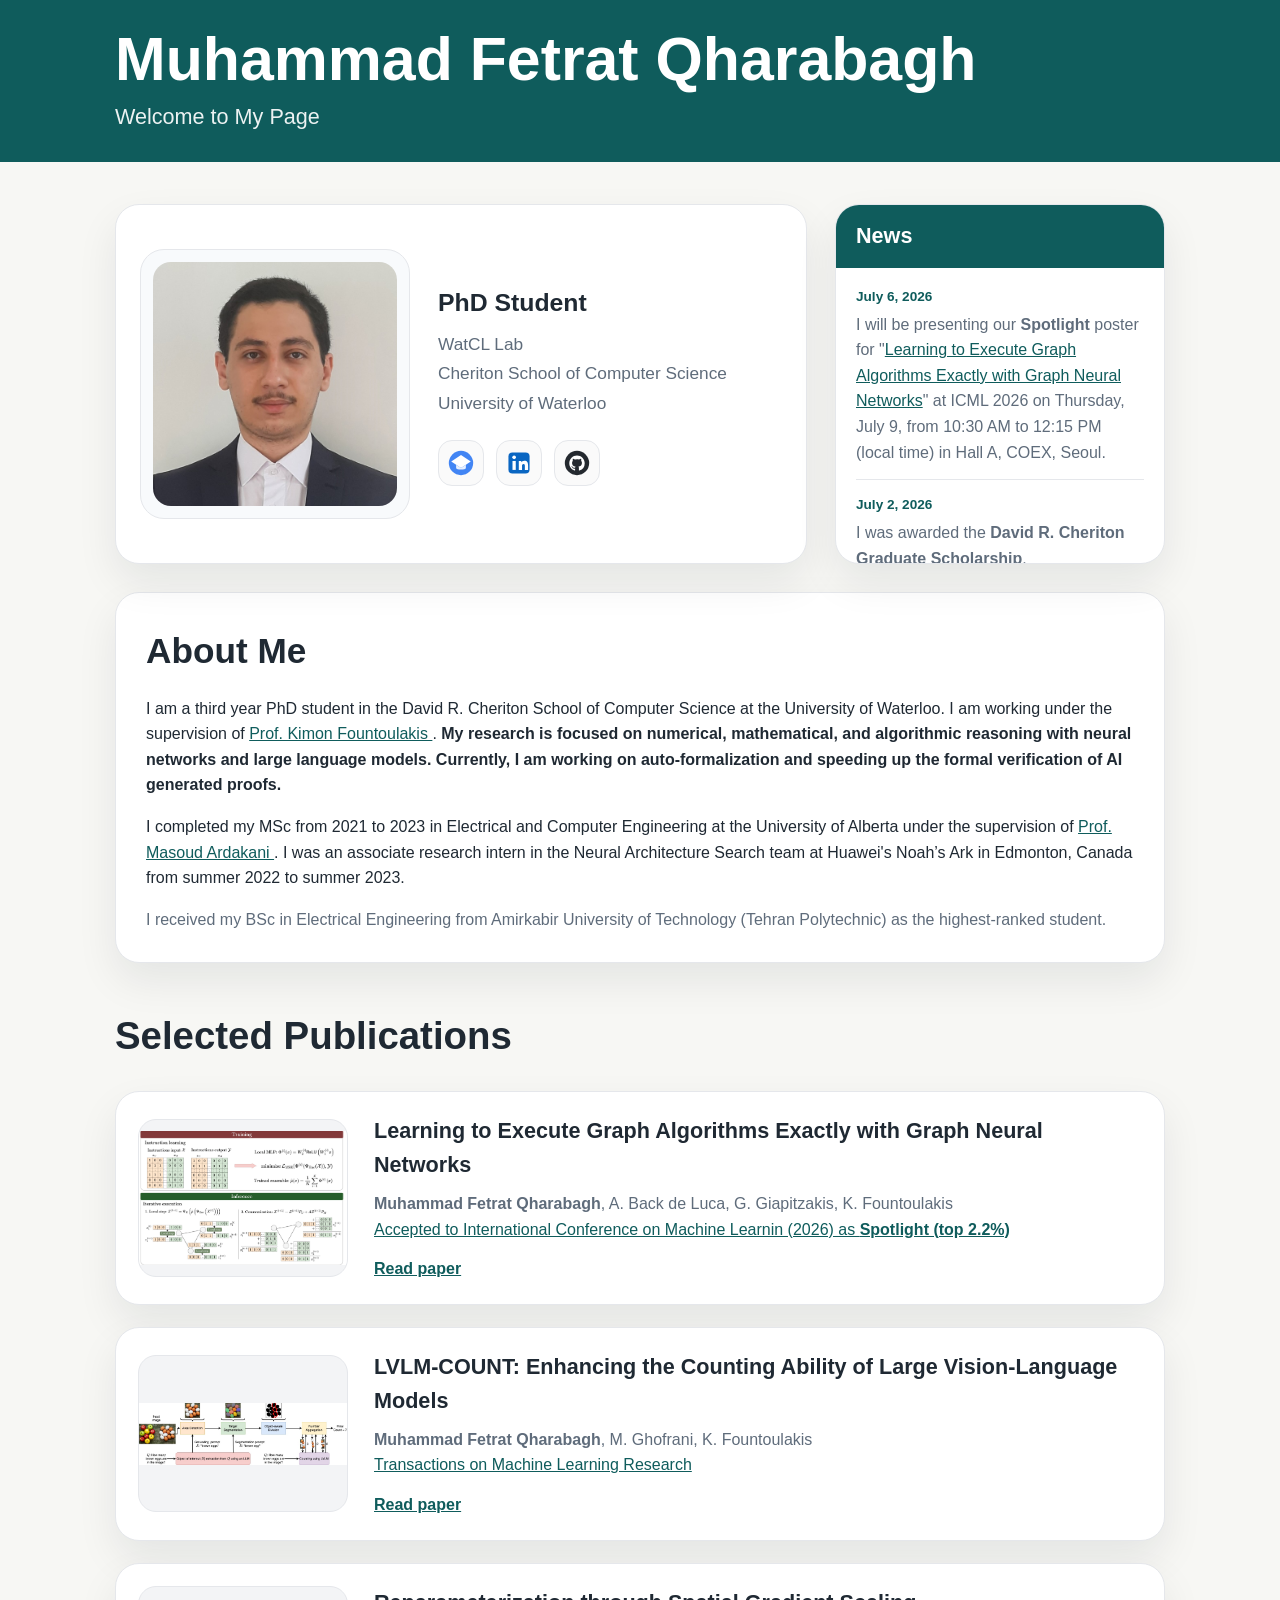
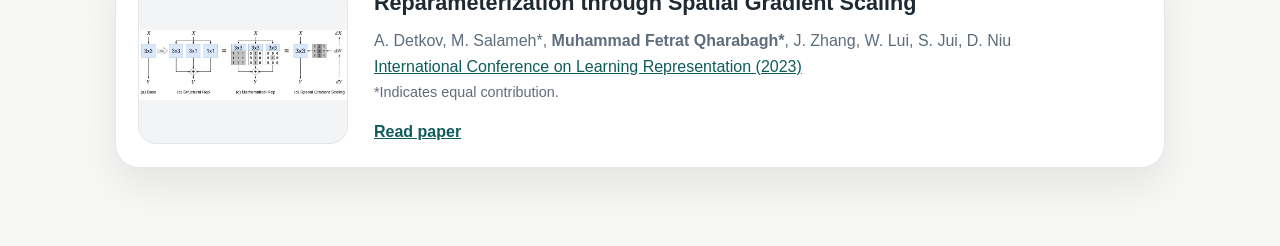
<file: index.html>
<!DOCTYPE html>
<html lang="en">
<head>
  <meta charset="UTF-8" />
  <meta name="viewport" content="width=device-width, initial-scale=1.0" />
  <title>Muhammad Fetrat Qharabagh</title>
  <meta name="description" content="Personal academic homepage of Muhammad Fetrat Qharabagh." />
  <link rel="stylesheet" href="style.css" />
</head>
<body>
  <header class="top-strip">
    <div class="top-strip-content">
      <h1>Muhammad Fetrat Qharabagh</h1>
      <p>Welcome to My Page</p>
    </div>
  </header>

  <main class="page">
    <section class="overview-row">
      <section class="profile-card">
        <div class="profile-photo-wrap">
          <img class="profile-photo" src="assets/M.jpg" alt="Profile photo" />
        </div>

        <div class="profile-summary">
          <h2>PhD Student</h2>
          <p class="profile-line">WatCL Lab</p>
          <p class="profile-line">Cheriton School of Computer Science  </p>
          <p class="profile-line">University of Waterloo</p>

          <div class="social-links compact-links" aria-label="Academic and professional links">
            <a href="https://scholar.google.com/citations?user=jl7140cAAAAJ&hl=en" target="_blank" rel="noopener noreferrer" aria-label="Google Scholar">
              <img src="assets/google-scholar.svg" alt="Google Scholar logo" />
            </a>

            <a href="https://www.linkedin.com/in/muhammad-fetrat-qharabagh-337175240/" target="_blank" rel="noopener noreferrer" aria-label="LinkedIn">
              <img src="assets/linkedin.svg" alt="LinkedIn logo" />
            </a>

            <a href="https://github.com/MuhammadFetrat" target="_blank" rel="noopener noreferrer" aria-label="GitHub">
              <img src="assets/github.svg" alt="GitHub logo" />
            </a>
          </div>
        </div>
      </section>

      <aside class="news-box" aria-labelledby="news-heading">
        <div class="news-header">
          <h2 id="news-heading">News</h2>
        </div>

        <div class="news-scroll">
          <article class="news-item">
            <time datetime="2026-07-06">July 6, 2026</time>
            <p>I will be presenting our <strong>Spotlight</strong> poster for "<a href="https://arxiv.org/abs/2601.23207" target="_blank" rel="noopener noreferrer">Learning to Execute Graph Algorithms Exactly with Graph Neural Networks</a>" at ICML 2026 on Thursday, July 9, from 10:30 AM to 12:15 PM (local time) in Hall A, COEX, Seoul.</p>
          </article>

          <article class="news-item">
            <time datetime="2026-07-02">July 2, 2026</time>
            <p>I was awarded the <strong>David R. Cheriton Graduate Scholarship</strong>.</p>
          </article>

          <article class="news-item">
            <time datetime="2026-04-30">April 30, 2026</time>
            <p>Our paper "<a href="https://arxiv.org/abs/2601.23207" target="_blank" rel="noopener noreferrer">Learning to Execute Graph Algorithms Exactly with Graph Neural Networks</a>" has been accepted to ICML 2026 as a <strong>Spotlight (top 2.2%)</strong>.</p>
          </article>

          <article class="news-item">
            <time datetime="2026-02-24">February 24, 2026</time>
            <p>Our paper "<a href="https://arxiv.org/abs/2412.00686" target="_blank" rel="noopener noreferrer">LVLM-COUNT: Enhancing the Counting Ability of Large Vision-Language Models</a>" is published at TMLR.</p>
          </article>
        </div>
      </aside>
    </section>

    <section class="bio-section" id="bio">
      <div class="bio-text">
        <h2>About Me</h2>
    
        <p>
          I am a third year PhD student in the David R. Cheriton School of Computer Science at the University of Waterloo. 
          I am working under the supervision of 
          <a href="https://cs.uwaterloo.ca/about/people/kfountou" target="_blank" rel="noopener noreferrer">
            Prof. Kimon Fountoulakis
          </a>. 
          <strong>My research is focused on numerical, mathematical, and algorithmic reasoning with neural networks and large language models. Currently, I am working on auto-formalization and speeding up the formal verification of AI generated proofs. </strong>
        </p>
    
        <p>
          I completed my MSc from 2021 to 2023 in Electrical and Computer Engineering at the University of Alberta under the supervision of 
          <a href="https://apps.ualberta.ca/directory/person/ardakani" target="_blank" rel="noopener noreferrer">
            Prof. Masoud Ardakani
          </a>. 
          I was an associate research intern in the Neural Architecture Search team at Huawei's Noah’s Ark in Edmonton, Canada from summer 2022 to summer 2023.
        </p>
    
        <p>
          I received my BSc in Electrical Engineering from Amirkabir University of Technology (Tehran Polytechnic) as the highest-ranked student.
        </p>
    
      </div>
    </section>

    <section class="publications" id="publications">
      <h2>Selected Publications</h2>

      <article class="publication-card">
        <img src="assets/main_diagram.jpg" alt="Publication 1 image" />
        <div>
          <h3>Learning to Execute Graph Algorithms Exactly with Graph Neural Networks</h3>
          <p>
            <strong>Muhammad Fetrat Qharabagh</strong>, A. Back de Luca, G. Giapitzakis, K. Fountoulakis
            <br>
            <a href="https://icml.cc/virtual/2026/poster/63296" target="_blank" rel="noopener noreferrer">Accepted to International Conference on Machine Learnin (2026) as <strong>Spotlight (top 2.2%)</strong></a>
          </p>
          <a class="paper-link" href="https://arxiv.org/abs/2601.23207" target="_blank" rel="noopener noreferrer">Read paper</a>
        </div>
      </article>

      <article class="publication-card">
        <img src="assets/method_workflow.jpg" alt="Publication 2 image" />
        <div>
          <h3>LVLM-COUNT: Enhancing the Counting Ability of Large Vision-Language Models</h3>
          <p>
            <strong>Muhammad Fetrat Qharabagh</strong>, M. Ghofrani, K. Fountoulakis
            <br>
            <a href="https://openreview.net/forum?id=G1i9MUQj63" target="_blank" rel="noopener noreferrer">Transactions on Machine Learning Research</a>
          </p>
          <a class="paper-link" href="https://arxiv.org/abs/2412.00686" target="_blank" rel="noopener noreferrer">Read paper</a>
        </div>
      </article>

      <article class="publication-card">
        <img src="assets/reparameterization_equivalence.jpg" alt="Publication 3 image" />
        <div>
          <h3>Reparameterization through Spatial Gradient Scaling</h3>
          <p>
            A. Detkov, M. Salameh*, <strong>Muhammad Fetrat Qharabagh*</strong>, J. Zhang, W. Lui, S. Jui, D. Niu
            <br>
            <a href="https://openreview.net/forum?id=Kpdewuy7RU6" target="_blank" rel="noopener noreferrer">International Conference on Learning Representation (2023)</a>
            <br>
            <span style="font-size: 0.9em;">
              *Indicates equal contribution.
            </span>
          </p>
          <a class="paper-link" href="https://arxiv.org/abs/2303.02733" target="_blank" rel="noopener noreferrer">Read paper</a>
        </div>
      </article>
    </section>
  </main>
</body>
</html>
</file>
<file: style.css>
:root {
  --banner: #0F5C5C;
  --background: #f7f7f4;
  --card: #ffffff;
  --text: #1f2933;
  --muted: #5f6c7b;
  --border: #e5e7eb;
  --accent: #0F5C5C;
  --accent-dark: #0a4242;
  --shadow: 0 18px 40px rgba(15, 23, 42, 0.08);
}

* {
  box-sizing: border-box;
}

body {
  margin: 0;
  font-family: Arial, Helvetica, sans-serif;
  background: var(--background);
  color: var(--text);
  line-height: 1.6;
}

a {
  color: var(--accent);
}

.top-strip {
  background: var(--banner);
  color: white;
  padding: 28px 0;
}

.top-strip-content {
  width: min(1050px, calc(100% - 32px));
  margin: 0 auto;
}

.top-strip h1 {
  margin: 0;
  font-size: clamp(2rem, 5vw, 3.8rem);
  line-height: 1.05;
}

.top-strip p {
  margin: 8px 0 0;
  font-size: clamp(1rem, 2vw, 1.35rem);
  opacity: 0.92;
}

.page {
  width: min(1050px, calc(100% - 32px));
  margin: 0 auto;
  padding: 42px 0 56px;
}

.overview-row {
  display: grid;
  grid-template-columns: 1fr 330px;
  gap: 28px;
  align-items: stretch;
  margin-bottom: 28px;
}

.profile-card {
  min-height: 360px;
  display: grid;
  grid-template-columns: 270px 1fr;
  gap: 28px;
  align-items: center;
  background: var(--card);
  border: 1px solid var(--border);
  border-radius: 24px;
  padding: 24px;
  box-shadow: var(--shadow);
}

.profile-photo-wrap {
  background: #f8fafc;
  border: 1px solid var(--border);
  border-radius: 24px;
  padding: 12px;
}

.profile-photo {
  display: block;
  width: 100%;
  aspect-ratio: 1 / 1;
  object-fit: cover;
  border-radius: 18px;
}

.profile-summary h2 {
  margin: 0 0 8px;
  font-size: clamp(1.25rem, 2vw, 1.55rem);
}

.profile-line {
  margin: 2px 0;
  color: var(--muted);
  font-size: 1.08rem;
}

.compact-links {
  display: flex;
  gap: 12px;
  margin-top: 22px;
}

.compact-links a {
  width: 46px;
  height: 46px;
  display: grid;
  place-items: center;
  border: 1px solid var(--border);
  border-radius: 14px;
  background: #fafafa;
  transition: transform 0.15s ease, border-color 0.15s ease;
  text-decoration: none;
}

.compact-links a:hover {
  transform: translateY(-2px);
  border-color: var(--accent);
}

.compact-links img {
  width: 26px;
  height: 26px;
}

.news-box {
  height: 360px;
  background: var(--card);
  border: 1px solid var(--border);
  border-radius: 24px;
  box-shadow: var(--shadow);
  overflow: hidden;
}

.news-header {
  background: var(--banner);
  color: white;
  padding: 14px 20px;
}

.news-header h2 {
  margin: 0;
  font-size: 1.35rem;
}

.news-scroll {
  height: calc(360px - 58px);
  overflow-y: auto;
  padding: 18px 20px 18px 20px;
}

.news-item {
  border-bottom: 1px solid var(--border);
  padding: 0 0 14px;
  margin-bottom: 14px;
}

.news-item:last-child {
  border-bottom: 0;
  margin-bottom: 0;
}

.news-item time {
  display: block;
  color: var(--accent);
  font-size: 0.85rem;
  font-weight: 700;
  margin-bottom: 4px;
}

.news-item p {
  margin: 0;
  color: var(--muted);
}

.bio-section {
  background: var(--card);
  border: 1px solid var(--border);
  border-radius: 24px;
  padding: 30px;
  box-shadow: var(--shadow);
  margin-bottom: 42px;
}

.bio-text h2 {
  margin: 0 0 12px;
  font-size: clamp(1.6rem, 3vw, 2.2rem);
}

.bio-text p:last-child {
  margin-bottom: 0;
  max-width: 100%;
  color: var(--muted);
}

.publications h2 {
  margin: 0 0 24px;
  font-size: clamp(1.8rem, 3vw, 2.4rem);
}

.publication-card {
  display: grid;
  grid-template-columns: 210px 1fr;
  gap: 26px;
  align-items: center;
  background: var(--card);
  border: 1px solid var(--border);
  border-radius: 24px;
  padding: 22px;
  box-shadow: var(--shadow);
  margin-bottom: 22px;
}

.publication-card img {
  display: block;
  width: 100%;
  aspect-ratio: 4 / 3;
  object-fit: contain;
  object-position: center;
  border-radius: 18px;
  border: 1px solid var(--border);
  background: #f3f4f6;
}

.publication-card h3 {
  margin: 0 0 8px;
  font-size: 1.35rem;
}

.publication-card p {
  margin: 0 0 14px;
  color: var(--muted);
}

.paper-link {
  display: inline-block;
  font-weight: 700;
  text-decoration: underline;
}

.paper-link:hover {
  color: var(--accent-dark);
  text-decoration: underline;
}

@media (max-width: 860px) {
  .overview-row,
  .profile-card,
  .publication-card {
    grid-template-columns: 1fr;
  }

  .profile-card {
    min-height: auto;
  }

  .profile-photo-wrap {
    max-width: 280px;
  }

  .news-box {
    height: 330px;
  }

  .news-scroll {
    height: calc(330px - 58px);
  }
}
</file>
